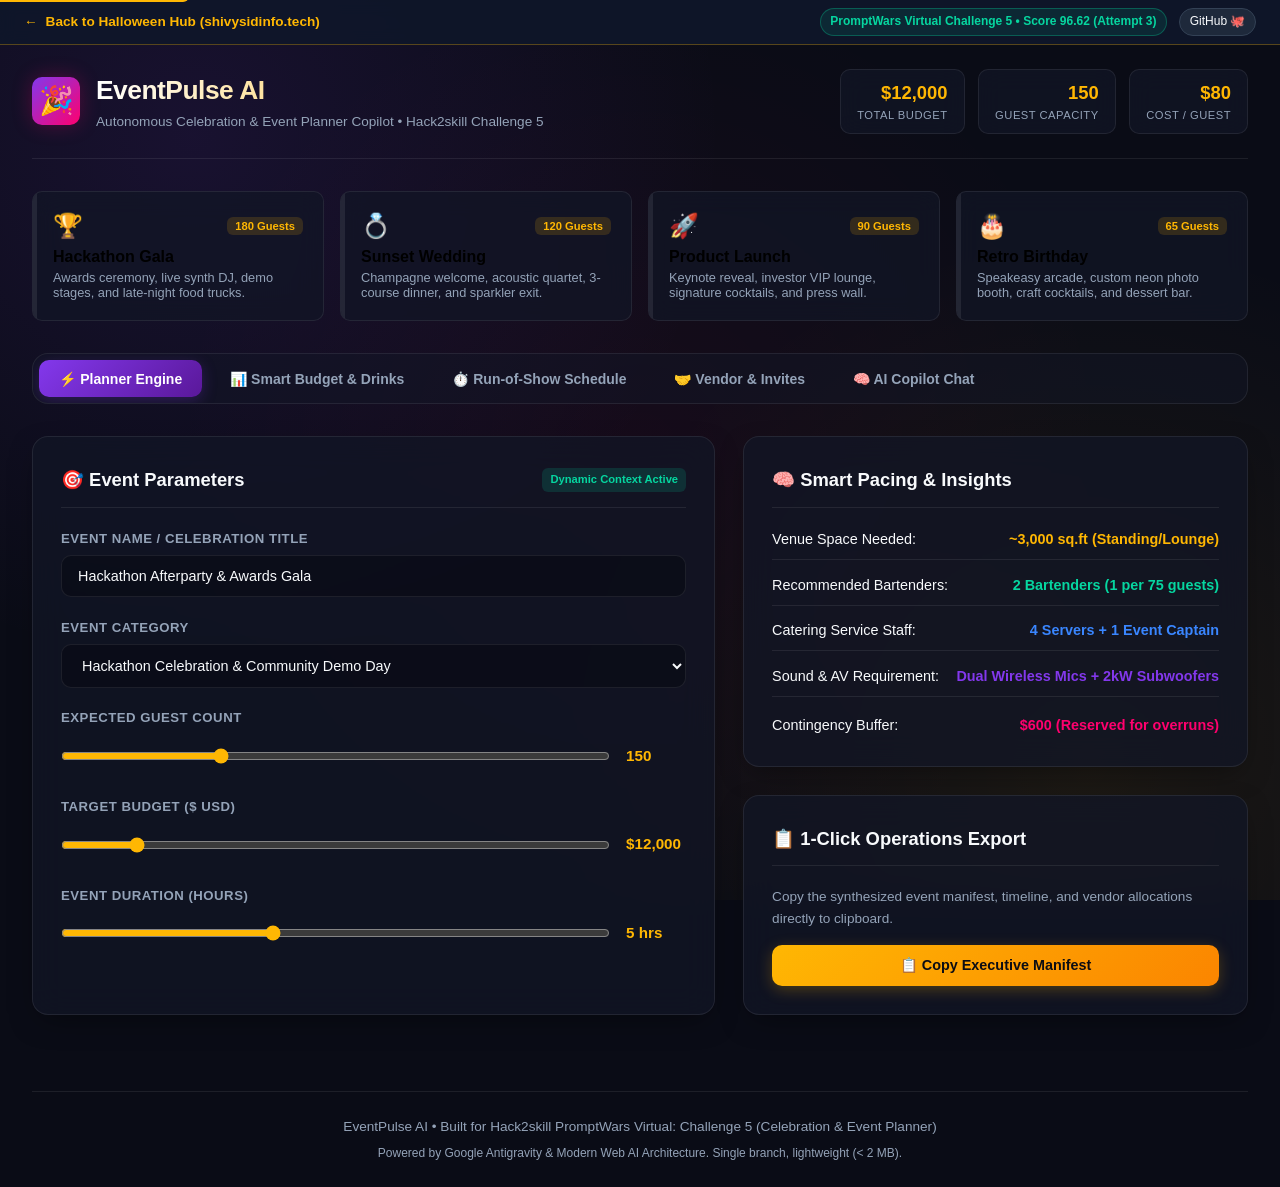
<file: app/static/eventpulse.html>
<!DOCTYPE html>
<html lang="en">
<head>
  <meta charset="UTF-8" />
  <meta name="viewport" content="width=device-width, initial-scale=1.0"/>
  <meta name="description" content="EventPulse AI - Autonomous Celebration and Event Planner Copilot for Weddings, Birthdays, and Community Hackathons." />
  <title>EventPulse AI — Autonomous Celebration & Event Planner Copilot</title>
  <style>
:root {
  --bg-dark: #0a0c16;
  --bg-card: rgba(18, 22, 38, 0.75);
  --bg-card-hover: rgba(26, 32, 54, 0.85);
  --border-color: rgba(255, 255, 255, 0.08);
  --border-glow: rgba(131, 56, 236, 0.35);
  --text-main: #f8fafc;
  --text-muted: #94a3b8;
  --gold: #ffb703;
  --gold-glow: rgba(255, 183, 3, 0.25);
  --violet: #8338ec;
  --violet-glow: rgba(131, 56, 236, 0.25);
  --rose: #ff006e;
  --rose-glow: rgba(255, 0, 110, 0.25);
  --emerald: #06d6a0;
  --emerald-glow: rgba(6, 214, 160, 0.25);
  --blue: #3a86ff;
  --font-family: -apple-system, BlinkMacSystemFont, "Segoe UI", Roboto, "Helvetica Neue", Arial, sans-serif;
  --radius-lg: 16px;
  --radius-md: 10px;
  --radius-sm: 6px;
  --shadow-card: 0 10px 30px -10px rgba(0, 0, 0, 0.5);
  --shadow-glow: 0 0 25px var(--border-glow);
}

* {
  box-sizing: border-box;
  margin: 0;
  padding: 0;
}

/* Accessibility: Skip Link & High Contrast Focus */
.skip-link {
  position: absolute;
  top: -40px;
  left: 0;
  background: var(--gold);
  color: #000;
  padding: 8px 16px;
  font-weight: 700;
  z-index: 1000;
  transition: top 0.2s;
  text-decoration: none;
  border-radius: 0 0 6px 0;
}

.skip-link:focus {
  top: 0;
}

:focus-visible {
  outline: 3px solid var(--gold);
  outline-offset: 3px;
}

body {
  background-color: var(--bg-dark);
  color: var(--text-main);
  font-family: var(--font-family);
  line-height: 1.6;
  min-height: 100vh;
  background-image: 
    radial-gradient(circle at 15% 15%, rgba(131, 56, 236, 0.12) 0%, transparent 40%),
    radial-gradient(circle at 85% 85%, rgba(255, 183, 3, 0.08) 0%, transparent 40%),
    radial-gradient(circle at 50% 50%, rgba(255, 0, 110, 0.05) 0%, transparent 60%);
  background-attachment: fixed;
}

.container {
  max-width: 1280px;
  margin: 0 auto;
  padding: 1.5rem 2rem;
}

/* Header */
header {
  display: flex;
  justify-content: space-between;
  align-items: center;
  margin-bottom: 2rem;
  padding-bottom: 1.5rem;
  border-bottom: 1px solid var(--border-color);
}

.brand {
  display: flex;
  align-items: center;
  gap: 1rem;
}

.logo-badge {
  width: 48px;
  height: 48px;
  border-radius: var(--radius-md);
  background: linear-gradient(135deg, var(--violet), var(--rose));
  display: flex;
  align-items: center;
  justify-content: center;
  font-size: 1.75rem;
  box-shadow: 0 0 20px var(--rose-glow);
}

.brand-title {
  font-size: 1.65rem;
  font-weight: 800;
  background: linear-gradient(90deg, #ffffff, var(--gold));
  -webkit-background-clip: text;
  -webkit-text-fill-color: transparent;
  letter-spacing: -0.5px;
}

.brand-tagline {
  font-size: 0.85rem;
  color: var(--text-muted);
}

.telemetry-bar {
  display: flex;
  gap: 0.85rem;
}

.stat-pill {
  background: var(--bg-card);
  border: 1px solid var(--border-color);
  backdrop-filter: blur(12px);
  padding: 0.5rem 1rem;
  border-radius: var(--radius-md);
  text-align: right;
}

.stat-val {
  font-size: 1.15rem;
  font-weight: 700;
  color: var(--gold);
}

.stat-lbl {
  font-size: 0.7rem;
  color: var(--text-muted);
  text-transform: uppercase;
  letter-spacing: 0.5px;
}

/* Nav Tabs */
.tabs-nav {
  display: flex;
  gap: 0.5rem;
  margin-bottom: 2rem;
  background: rgba(18, 22, 38, 0.5);
  padding: 0.4rem;
  border-radius: var(--radius-lg);
  border: 1px solid var(--border-color);
  overflow-x: auto;
}

.tab-btn {
  background: transparent;
  border: none;
  color: var(--text-muted);
  padding: 0.65rem 1.25rem;
  font-size: 0.875rem;
  font-weight: 600;
  border-radius: var(--radius-md);
  cursor: pointer;
  display: flex;
  align-items: center;
  gap: 0.5rem;
  transition: all 0.25s ease;
  white-space: nowrap;
}

.tab-btn:hover {
  color: var(--text-main);
  background: rgba(255, 255, 255, 0.05);
}

.tab-btn.active {
  background: linear-gradient(135deg, var(--violet), #5a189a);
  color: #ffffff;
  box-shadow: 0 4px 15px var(--violet-glow);
}

/* Preset Cards */
.presets-grid {
  display: grid;
  grid-template-columns: repeat(auto-fit, minmax(240px, 1fr));
  gap: 1rem;
  margin-bottom: 2rem;
}

.preset-card {
  background: var(--bg-card);
  border: 1px solid var(--border-color);
  backdrop-filter: blur(12px);
  padding: 1.25rem;
  border-radius: var(--radius-md);
  cursor: pointer;
  transition: all 0.25s ease;
  position: relative;
  overflow: hidden;
}

.preset-card:hover {
  transform: translateY(-3px);
  border-color: var(--violet);
  box-shadow: var(--shadow-glow);
  background: var(--bg-card-hover);
}

.preset-card::before {
  content: '';
  position: absolute;
  top: 0;
  left: 0;
  width: 4px;
  height: 100%;
  background: var(--border-color);
  transition: background 0.25s ease;
}

.preset-card:hover::before {
  background: linear-gradient(to bottom, var(--gold), var(--rose));
}

.preset-header {
  display: flex;
  justify-content: space-between;
  align-items: center;
  margin-bottom: 0.5rem;
}

.preset-icon {
  font-size: 1.5rem;
}

.preset-badge {
  font-size: 0.7rem;
  font-weight: 600;
  padding: 0.2rem 0.5rem;
  border-radius: var(--radius-sm);
  background: rgba(255, 183, 3, 0.15);
  color: var(--gold);
}

.preset-title {
  font-size: 1rem;
  font-weight: 700;
  margin-bottom: 0.25rem;
}

.preset-desc {
  font-size: 0.8rem;
  color: var(--text-muted);
}

/* Layout Grid */
.dashboard-grid {
  display: grid;
  grid-template-columns: 1.15fr 0.85fr;
  gap: 1.75rem;
}

@media (max-width: 1024px) {
  .dashboard-grid {
    grid-template-columns: 1fr;
  }
}

/* Glass Panels */
.panel {
  background: var(--bg-card);
  border: 1px solid var(--border-color);
  backdrop-filter: blur(16px);
  border-radius: var(--radius-lg);
  padding: 1.75rem;
  box-shadow: var(--shadow-card);
  margin-bottom: 1.75rem;
}

.panel-header {
  display: flex;
  justify-content: space-between;
  align-items: center;
  margin-bottom: 1.25rem;
  padding-bottom: 0.75rem;
  border-bottom: 1px solid var(--border-color);
}

.panel-title {
  font-size: 1.15rem;
  font-weight: 700;
  display: flex;
  align-items: center;
  gap: 0.5rem;
}

/* Forms */
.form-group {
  margin-bottom: 1.2rem;
}

label {
  display: block;
  font-size: 0.825rem;
  font-weight: 600;
  color: var(--text-muted);
  margin-bottom: 0.4rem;
  text-transform: uppercase;
  letter-spacing: 0.5px;
}

input, select, textarea {
  width: 100%;
  padding: 0.75rem 1rem;
  background: rgba(10, 12, 22, 0.7);
  border: 1px solid var(--border-color);
  border-radius: var(--radius-md);
  color: var(--text-main);
  font-family: inherit;
  font-size: 0.9rem;
  transition: all 0.2s ease;
}

input:focus, select:focus, textarea:focus {
  outline: none;
  border-color: var(--violet);
  box-shadow: 0 0 12px var(--violet-glow);
}

.slider-container {
  display: flex;
  align-items: center;
  gap: 1rem;
}

input[type="range"] {
  flex: 1;
  accent-color: var(--gold);
}

.slider-val {
  min-width: 60px;
  font-weight: 700;
  color: var(--gold);
  font-size: 0.95rem;
}

/* Buttons */
.btn {
  background: linear-gradient(135deg, var(--gold), #fb8500);
  color: #0c0d14;
  border: none;
  padding: 0.75rem 1.5rem;
  font-weight: 700;
  font-size: 0.9rem;
  border-radius: var(--radius-md);
  cursor: pointer;
  display: inline-flex;
  align-items: center;
  justify-content: center;
  gap: 0.5rem;
  transition: all 0.25s ease;
  box-shadow: 0 4px 15px var(--gold-glow);
}

.btn:hover {
  transform: translateY(-2px);
  box-shadow: 0 6px 20px var(--gold-glow);
}

.btn-secondary {
  background: rgba(255, 255, 255, 0.06);
  color: var(--text-main);
  border: 1px solid var(--border-color);
  box-shadow: none;
}

.btn-secondary:hover {
  background: rgba(255, 255, 255, 0.12);
  border-color: var(--violet);
  box-shadow: var(--shadow-glow);
}

/* Timeline Components */
.timeline {
  position: relative;
  padding-left: 1.5rem;
}

.timeline::before {
  content: '';
  position: absolute;
  top: 0;
  left: 6px;
  height: 100%;
  width: 2px;
  background: linear-gradient(to bottom, var(--violet), var(--gold), var(--rose));
}

.timeline-item {
  position: relative;
  margin-bottom: 1.25rem;
}

.timeline-dot {
  position: absolute;
  left: -1.5rem;
  top: 4px;
  width: 14px;
  height: 14px;
  border-radius: 50%;
  background: var(--bg-dark);
  border: 2px solid var(--gold);
  box-shadow: 0 0 10px var(--gold-glow);
}

.timeline-card {
  background: rgba(10, 12, 22, 0.6);
  border: 1px solid var(--border-color);
  padding: 0.85rem 1.15rem;
  border-radius: var(--radius-md);
}

.timeline-time {
  font-size: 0.75rem;
  font-weight: 700;
  color: var(--gold);
}

.timeline-title {
  font-weight: 700;
  font-size: 0.95rem;
  margin: 0.2rem 0;
}

.timeline-desc {
  font-size: 0.825rem;
  color: var(--text-muted);
}

/* Budget Allocation Bars */
.budget-bar-group {
  margin-bottom: 1rem;
}

.budget-bar-header {
  display: flex;
  justify-content: space-between;
  font-size: 0.825rem;
  margin-bottom: 0.35rem;
}

.progress-track {
  height: 8px;
  background: rgba(255, 255, 255, 0.06);
  border-radius: 4px;
  overflow: hidden;
}

.progress-fill {
  height: 100%;
  border-radius: 4px;
  transition: width 0.4s ease;
}

/* Chat Assistant Panel */
.chat-container {
  display: flex;
  flex-direction: column;
  height: 420px;
}

.chat-messages {
  flex: 1;
  overflow-y: auto;
  padding: 0.75rem;
  display: flex;
  flex-direction: column;
  gap: 0.85rem;
}

.chat-bubble {
  padding: 0.75rem 1rem;
  border-radius: var(--radius-md);
  font-size: 0.875rem;
  max-width: 85%;
  line-height: 1.5;
}

.chat-bubble.bot {
  background: rgba(131, 56, 236, 0.15);
  border: 1px solid rgba(131, 56, 236, 0.3);
  align-self: flex-start;
  color: var(--text-main);
}

.chat-bubble.user {
  background: rgba(255, 183, 3, 0.15);
  border: 1px solid rgba(255, 183, 3, 0.3);
  align-self: flex-end;
  color: #fff;
}

.chat-input-bar {
  display: flex;
  gap: 0.5rem;
  margin-top: 0.75rem;
}

/* Tab Panels */
.tab-content {
  display: none;
}

.tab-content.active {
  display: block;
  animation: fadeIn 0.3s ease;
}

@keyframes fadeIn {
  from { opacity: 0; transform: translateY(6px); }
  to { opacity: 1; transform: translateY(0); }
}

/* Footer */
footer {
  margin-top: 3rem;
  padding-top: 1.5rem;
  border-top: 1px solid var(--border-color);
  text-align: center;
  color: var(--text-muted);
  font-size: 0.85rem;
}

</style>
  <link rel="icon" href="data:image/svg+xml,<svg xmlns=%22http://www.w3.org/2000/svg%22 viewBox=%220%22%20%220%22%20%22100%22%20%22100%22><text y=%22.9em%22 font-size=%2290%22>🎉</text></svg>">
</head>
<body>

  <!-- Hub Navigation Banner -->
  <div style="background: rgba(15, 23, 42, 0.95); border-bottom: 1px solid rgba(255, 183, 3, 0.3); padding: 0.5rem 1.5rem; display: flex; align-items: center; justify-content: space-between; position: sticky; top: 0; z-index: 999; backdrop-filter: blur(8px);">
    <a href="/" style="display: inline-flex; align-items: center; gap: 0.5rem; color: #ffb703; font-weight: 700; font-size: 0.85rem; text-decoration: none;">
      <span>←</span>
      <span>Back to Halloween Hub (shivysidinfo.tech)</span>
    </a>
    <div style="display: flex; items-center; gap: 0.75rem;">
      <span style="font-size: 0.75rem; color: #06d6a0; background: rgba(6, 214, 160, 0.1); border: 1px solid rgba(6, 214, 160, 0.3); padding: 0.2rem 0.6rem; rounded: 9999px; border-radius: 9999px; font-weight: 600;">
        PromptWars Virtual Challenge 5 • Score 96.62 (Attempt 3)
      </span>
      <a href="https://github.com/satanic47/eventpulse-ai" target="_blank" style="font-size: 0.75rem; color: #f8fafc; background: #1e293b; border: 1px solid #334155; padding: 0.2rem 0.6rem; border-radius: 9999px; text-decoration: none;">
        GitHub 🐙
      </a>
    </div>
  </div>

  <!-- WCAG 2.1 AA Skip Link -->
  <a href="#main-content" class="skip-link">Skip to main content</a>

  <div class="container">
    <!-- Header -->
    <header role="banner">
      <div class="brand">
        <div class="logo-badge" aria-hidden="true">🎉</div>
        <div>
          <h1 class="brand-title">EventPulse AI</h1>
          <p class="brand-tagline">Autonomous Celebration & Event Planner Copilot • Hack2skill Challenge 5</p>
        </div>
      </div>
      <div class="telemetry-bar" aria-label="Event Live Metrics" role="region">
        <div class="stat-pill">
          <div class="stat-val" id="header-budget-stat" aria-live="polite">$12,000</div>
          <div class="stat-lbl">Total Budget</div>
        </div>
        <div class="stat-pill">
          <div class="stat-val" id="header-guests-stat" aria-live="polite">150</div>
          <div class="stat-lbl">Guest Capacity</div>
        </div>
        <div class="stat-pill">
          <div class="stat-val" id="header-cpg-stat" aria-live="polite">$80</div>
          <div class="stat-lbl">Cost / Guest</div>
        </div>
      </div>
    </header>

    <!-- Main Content Region -->
    <main id="main-content" role="main">
      <!-- 1-Click Event Presets -->
      <section aria-labelledby="presets-heading">
        <h2 id="presets-heading" class="sr-only" style="position: absolute; width: 1px; height: 1px; padding: 0; margin: -1px; overflow: hidden; clip: rect(0,0,0,0); border: 0;">Celebration Archetypes</h2>
        <div class="presets-grid" role="region" aria-label="Pre-configured celebration templates">
          <button class="preset-card" data-preset="hackathon" aria-label="Load National Hackathon Gala template, 180 guests" style="text-align: left; width: 100%;">
            <div class="preset-header">
              <span class="preset-icon" aria-hidden="true">🏆</span>
              <span class="preset-badge">180 Guests</span>
            </div>
            <h3 class="preset-title">Hackathon Gala</h3>
            <p class="preset-desc">Awards ceremony, live synth DJ, demo stages, and late-night food trucks.</p>
          </button>

          <button class="preset-card" data-preset="wedding" aria-label="Load Sunset Wedding template, 120 guests" style="text-align: left; width: 100%;">
            <div class="preset-header">
              <span class="preset-icon" aria-hidden="true">💍</span>
              <span class="preset-badge">120 Guests</span>
            </div>
            <h3 class="preset-title">Sunset Wedding</h3>
            <p class="preset-desc">Champagne welcome, acoustic quartet, 3-course dinner, and sparkler exit.</p>
          </button>

          <button class="preset-card" data-preset="launch" aria-label="Load Product Launch template, 90 guests" style="text-align: left; width: 100%;">
            <div class="preset-header">
              <span class="preset-icon" aria-hidden="true">🚀</span>
              <span class="preset-badge">90 Guests</span>
            </div>
            <h3 class="preset-title">Product Launch</h3>
            <p class="preset-desc">Keynote reveal, investor VIP lounge, signature cocktails, and press wall.</p>
          </button>

          <button class="preset-card" data-preset="birthday" aria-label="Load Retro 30th Birthday template, 65 guests" style="text-align: left; width: 100%;">
            <div class="preset-header">
              <span class="preset-icon" aria-hidden="true">🎂</span>
              <span class="preset-badge">65 Guests</span>
            </div>
            <h3 class="preset-title">Retro Birthday</h3>
            <p class="preset-desc">Speakeasy arcade, custom neon photo booth, craft cocktails, and dessert bar.</p>
          </button>
        </div>
      </section>

      <!-- Nav Tabs -->
      <nav class="tabs-nav" role="tablist" aria-label="Event Planner Modules">
        <button class="tab-btn active" role="tab" id="tab-btn-overview" aria-selected="true" aria-controls="tab-overview" data-tab="tab-overview" onclick="switchTab('tab-overview')">⚡ Planner Engine</button>
        <button class="tab-btn" role="tab" id="tab-btn-budget" aria-selected="false" aria-controls="tab-budget" data-tab="tab-budget" onclick="switchTab('tab-budget')">📊 Smart Budget & Drinks</button>
        <button class="tab-btn" role="tab" id="tab-btn-timeline" aria-selected="false" aria-controls="tab-timeline" data-tab="tab-timeline" onclick="switchTab('tab-timeline')">⏱️ Run-of-Show Schedule</button>
        <button class="tab-btn" role="tab" id="tab-btn-vendors" aria-selected="false" aria-controls="tab-vendors" data-tab="tab-vendors" onclick="switchTab('tab-vendors')">🤝 Vendor & Invites</button>
        <button class="tab-btn" role="tab" id="tab-btn-copilot" aria-selected="false" aria-controls="tab-copilot" data-tab="tab-copilot" onclick="switchTab('tab-copilot')">🧠 AI Copilot Chat</button>
      </nav>

      <!-- TAB 1: Planner Engine -->
      <section id="tab-overview" class="tab-content active" role="tabpanel" aria-labelledby="tab-btn-overview" tabindex="0">
        <div class="dashboard-grid">
          <!-- Configuration Form -->
          <div class="panel">
            <div class="panel-header">
              <h2 class="panel-title">🎯 Event Parameters</h2>
              <span class="preset-badge" style="background: rgba(6, 214, 160, 0.15); color: var(--emerald);">Dynamic Context Active</span>
            </div>

            <div class="form-group">
              <label for="event-title-input">Event Name / Celebration Title</label>
              <input type="text" id="event-title-input" value="Hackathon Afterparty & Awards Gala" aria-required="true" />
            </div>

            <div class="form-group">
              <label for="event-type-select">Event Category</label>
              <select id="event-type-select" aria-label="Celebration Category">
                <option value="hackathon">Hackathon Celebration & Community Demo Day</option>
                <option value="wedding">Wedding Ceremony & Reception</option>
                <option value="launch">Product Launch & Milestone Party</option>
                <option value="birthday">Milestone Birthday / Social Bash</option>
              </select>
            </div>

            <div class="form-group">
              <label for="guests-slider">Expected Guest Count</label>
              <div class="slider-container">
                <input type="range" id="guests-slider" min="20" max="500" step="5" value="150" aria-label="Guest count" aria-valuemin="20" aria-valuemax="500" aria-valuenow="150" />
                <span class="slider-val" id="guests-display" aria-live="polite">150</span>
              </div>
            </div>

            <div class="form-group">
              <label for="budget-slider">Target Budget ($ USD)</label>
              <div class="slider-container">
                <input type="range" id="budget-slider" min="2000" max="100000" step="500" value="12000" aria-label="Total Budget" aria-valuemin="2000" aria-valuemax="100000" aria-valuenow="12000" />
                <span class="slider-val" id="budget-display" aria-live="polite">$12,000</span>
              </div>
            </div>

            <div class="form-group">
              <label for="duration-slider">Event Duration (Hours)</label>
              <div class="slider-container">
                <input type="range" id="duration-slider" min="2" max="10" step="1" value="5" aria-label="Event duration in hours" aria-valuemin="2" aria-valuemax="10" aria-valuenow="5" />
                <span class="slider-val" id="duration-display" aria-live="polite">5 hrs</span>
              </div>
            </div>
          </div>

          <!-- Live Intelligence Summary -->
          <div>
            <div class="panel">
              <div class="panel-header">
                <h2 class="panel-title">🧠 Smart Pacing & Insights</h2>
              </div>
              <div style="font-size: 0.9rem; display: flex; flex-direction: column; gap: 0.85rem;" role="region" aria-label="Calculated event specifications">
                <div style="display: flex; justify-content: space-between; border-bottom: 1px solid var(--border-color); padding-bottom: 0.5rem;">
                  <span>Venue Space Needed:</span>
                  <strong style="color: var(--gold);">~3,000 sq.ft (Standing/Lounge)</strong>
                </div>
                <div style="display: flex; justify-content: space-between; border-bottom: 1px solid var(--border-color); padding-bottom: 0.5rem;">
                  <span>Recommended Bartenders:</span>
                  <strong style="color: var(--emerald);">2 Bartenders (1 per 75 guests)</strong>
                </div>
                <div style="display: flex; justify-content: space-between; border-bottom: 1px solid var(--border-color); padding-bottom: 0.5rem;">
                  <span>Catering Service Staff:</span>
                  <strong style="color: var(--blue);">4 Servers + 1 Event Captain</strong>
                </div>
                <div style="display: flex; justify-content: space-between; border-bottom: 1px solid var(--border-color); padding-bottom: 0.5rem;">
                  <span>Sound & AV Requirement:</span>
                  <strong style="color: var(--violet);">Dual Wireless Mics + 2kW Subwoofers</strong>
                </div>
                <div style="display: flex; justify-content: space-between; padding-top: 0.25rem;">
                  <span>Contingency Buffer:</span>
                  <strong style="color: var(--rose);">$600 (Reserved for overruns)</strong>
                </div>
              </div>
            </div>

            <div class="panel">
              <div class="panel-header">
                <h2 class="panel-title">📋 1-Click Operations Export</h2>
              </div>
              <p style="font-size: 0.85rem; color: var(--text-muted); margin-bottom: 1rem;">
                Copy the synthesized event manifest, timeline, and vendor allocations directly to clipboard.
              </p>
              <button class="btn" style="width: 100%;" onclick="copyText('vendor-email-draft', 'copy-btn-manifest')" id="copy-btn-manifest" aria-label="Copy executive manifest to clipboard">
                📋 Copy Executive Manifest
              </button>
            </div>
          </div>
        </div>
      </section>

      <!-- TAB 2: Budget Breakdown & Drinks Math -->
      <section id="tab-budget" class="tab-content" role="tabpanel" aria-labelledby="tab-btn-budget" tabindex="0">
        <div class="dashboard-grid">
          <div class="panel">
            <div class="panel-header">
              <h2 class="panel-title">💰 Dynamic Budget Allocation</h2>
            </div>

            <div class="budget-bar-group">
              <div class="budget-bar-header">
                <span>🏛️ Venue & Permits (30%)</span>
                <span id="alloc-venue-val" aria-live="polite">$3,600 (30%)</span>
              </div>
              <div class="progress-track"><div class="progress-fill" style="width: 30%; background: var(--violet);"></div></div>
            </div>

            <div class="budget-bar-group">
              <div class="budget-bar-header">
                <span>🍽️ Food & Catering (35%)</span>
                <span id="alloc-catering-val" aria-live="polite">$4,200 (35%)</span>
              </div>
              <div class="progress-track"><div class="progress-fill" style="width: 35%; background: var(--gold);"></div></div>
            </div>

            <div class="budget-bar-group">
              <div class="budget-bar-header">
                <span>🎧 Audio/Visual, DJ & Lighting (15%)</span>
                <span id="alloc-prod-val" aria-live="polite">$1,800 (15%)</span>
              </div>
              <div class="progress-track"><div class="progress-fill" style="width: 15%; background: var(--blue);"></div></div>
            </div>

            <div class="budget-bar-group">
              <div class="budget-bar-header">
                <span>🍸 Beverages & Bar Service (10%)</span>
                <span id="alloc-bev-val" aria-live="polite">$1,200 (10%)</span>
              </div>
              <div class="progress-track"><div class="progress-fill" style="width: 10%; background: var(--emerald);"></div></div>
            </div>

            <div class="budget-bar-group">
              <div class="budget-bar-header">
                <span>🌸 Decor, Photo Ops & Print (5%)</span>
                <span id="alloc-decor-val" aria-live="polite">$600 (5%)</span>
              </div>
              <div class="progress-track"><div class="progress-fill" style="width: 5%; background: var(--rose);"></div></div>
            </div>

            <div class="budget-bar-group">
              <div class="budget-bar-header">
                <span>🛡️ Emergency Contingency Buffer (5%)</span>
                <span id="alloc-cont-val" aria-live="polite">$600 (5%)</span>
              </div>
              <div class="progress-track"><div class="progress-fill" style="width: 5%; background: #64748b;"></div></div>
            </div>
          </div>

          <div class="panel">
            <div class="panel-header">
              <h2 class="panel-title">🍷 Beverage Calculation Formula</h2>
            </div>
            <p style="font-size: 0.85rem; color: var(--text-muted); margin-bottom: 1.25rem;">
              Calculated dynamically based on guest count and hours to prevent mid-party stockouts:
            </p>
            <div style="display: flex; flex-direction: column; gap: 0.85rem; font-size: 0.9rem;" role="region" aria-label="Beverage quantities breakdown">
              <div style="display: flex; justify-content: space-between; border-bottom: 1px solid var(--border-color); padding-bottom: 0.5rem;">
                <span>Total Estimated Drink Servings:</span>
                <strong style="color: var(--gold);" id="bev-total-drinks" aria-live="polite">1,125 drinks</strong>
              </div>
              <div style="display: flex; justify-content: space-between; border-bottom: 1px solid var(--border-color); padding-bottom: 0.5rem;">
                <span>Wine Bottles Needed (Red/White):</span>
                <strong style="color: var(--rose);" id="bev-wine-bottles" aria-live="polite">90 bottles</strong>
              </div>
              <div style="display: flex; justify-content: space-between; border-bottom: 1px solid var(--border-color); padding-bottom: 0.5rem;">
                <span>Craft Beer Quantity:</span>
                <strong style="color: var(--blue);" id="bev-beer-cases" aria-live="polite">19 cases (450 cans)</strong>
              </div>
              <div style="display: flex; justify-content: space-between; padding-top: 0.25rem;">
                <span>Non-Alcoholic & Mocktails:</span>
                <strong style="color: var(--emerald);" id="bev-mocktails" aria-live="polite">225 servings</strong>
              </div>
            </div>
          </div>
        </div>
      </section>

      <!-- TAB 3: Hour-by-Hour Run-of-Show Timeline -->
      <section id="tab-timeline" class="tab-content" role="tabpanel" aria-labelledby="tab-btn-timeline" tabindex="0">
        <div class="panel">
          <div class="panel-header">
            <h2 class="panel-title">⏱️ Precision Run-of-Show Schedule</h2>
            <span class="preset-badge">Synchronized Schedule</span>
          </div>
          <p style="font-size: 0.85rem; color: var(--text-muted); margin-bottom: 1.5rem;">
            Dynamic milestone pacing designed to maintain high energy, prevent guest fatigue, and keep vendors coordinated.
          </p>

          <div class="timeline" id="timeline-container" role="feed" aria-label="Event Run-of-Show Timeline">
            <!-- Populated by JS -->
          </div>
        </div>
      </section>

      <!-- TAB 4: Vendor & Invites Suite -->
      <section id="tab-vendors" class="tab-content" role="tabpanel" aria-labelledby="tab-btn-vendors" tabindex="0">
        <!-- Interactive Vendor Checklist -->
        <div class="panel" style="margin-bottom: 1.5rem;">
          <div class="panel-header">
            <h2 class="panel-title">📋 Vendor Checklist & Milestone Tracker</h2>
            <span class="preset-badge" id="checklist-progress-badge" aria-live="polite">0 / 6 Completed</span>
          </div>
          <p style="font-size: 0.85rem; color: var(--text-muted); margin-bottom: 1rem;">
            Keep vendors aligned across key milestones to ensure flawless day-of operations:
          </p>
          <div style="display: grid; grid-template-columns: repeat(auto-fit, minmax(280px, 1fr)); gap: 0.75rem;" id="vendor-checklist-container">
            <label style="display: flex; align-items: center; gap: 0.6rem; cursor: pointer; text-transform: none; color: var(--text-main); font-size: 0.875rem; background: rgba(10, 12, 22, 0.6); padding: 0.6rem 0.85rem; border-radius: var(--radius-md); border: 1px solid var(--border-color);">
              <input type="checkbox" onchange="updateChecklistProgress()" style="width: auto; accent-color: var(--emerald);" checked aria-label="Venue Contract and 50 percent Deposit Secured" />
              <span>🏛️ Venue Contract & 50% Deposit Secured</span>
            </label>
            <label style="display: flex; align-items: center; gap: 0.6rem; cursor: pointer; text-transform: none; color: var(--text-main); font-size: 0.875rem; background: rgba(10, 12, 22, 0.6); padding: 0.6rem 0.85rem; border-radius: var(--radius-md); border: 1px solid var(--border-color);">
              <input type="checkbox" onchange="updateChecklistProgress()" style="width: auto; accent-color: var(--emerald);" checked aria-label="Catering Tasting and Dietary Split Confirmation" />
              <span>🍽️ Tasting & Dietary Split (~35% Veg/Vegan)</span>
            </label>
            <label style="display: flex; align-items: center; gap: 0.6rem; cursor: pointer; text-transform: none; color: var(--text-main); font-size: 0.875rem; background: rgba(10, 12, 22, 0.6); padding: 0.6rem 0.85rem; border-radius: var(--radius-md); border: 1px solid var(--border-color);">
              <input type="checkbox" onchange="updateChecklistProgress()" style="width: auto; accent-color: var(--emerald);" aria-label="AV DJ Sound Check and Mic Test" />
              <span>🎧 AV / DJ Sound Check & Mic Test</span>
            </label>
            <label style="display: flex; align-items: center; gap: 0.6rem; cursor: pointer; text-transform: none; color: var(--text-main); font-size: 0.875rem; background: rgba(10, 12, 22, 0.6); padding: 0.6rem 0.85rem; border-radius: var(--radius-md); border: 1px solid var(--border-color);">
              <input type="checkbox" onchange="updateChecklistProgress()" style="width: auto; accent-color: var(--emerald);" aria-label="Beverage Delivery and Bartender Scheduling" />
              <span>🍷 Beverage Delivery & Bartender Scheduling</span>
            </label>
            <label style="display: flex; align-items: center; gap: 0.6rem; cursor: pointer; text-transform: none; color: var(--text-main); font-size: 0.875rem; background: rgba(10, 12, 22, 0.6); padding: 0.6rem 0.85rem; border-radius: var(--radius-md); border: 1px solid var(--border-color);">
              <input type="checkbox" onchange="updateChecklistProgress()" style="width: auto; accent-color: var(--emerald);" aria-label="Photography and Key Moment Shot List" />
              <span>📸 Photography & Key Moment Shot List</span>
            </label>
            <label style="display: flex; align-items: center; gap: 0.6rem; cursor: pointer; text-transform: none; color: var(--text-main); font-size: 0.875rem; background: rgba(10, 12, 22, 0.6); padding: 0.6rem 0.85rem; border-radius: var(--radius-md); border: 1px solid var(--border-color);">
              <input type="checkbox" onchange="updateChecklistProgress()" style="width: auto; accent-color: var(--emerald);" aria-label="Rain and Weather Contingency Confirmed" />
              <span>☔ Rain & Weather Contingency Confirmed</span>
            </label>
          </div>
        </div>

        <div class="dashboard-grid">
          <div class="panel">
            <div class="panel-header">
              <label for="vendor-email-draft" class="panel-title" style="margin: 0; cursor: default;">✉️ Caterer & Vendor Negotiation Draft</label>
              <button class="btn btn-secondary" style="font-size: 0.75rem; padding: 0.3rem 0.75rem;" onclick="copyText('vendor-email-draft', 'copy-btn-email')" id="copy-btn-email" aria-label="Copy vendor email draft">Copy Email</button>
            </div>
            <textarea id="vendor-email-draft" rows="12" style="font-family: monospace; font-size: 0.825rem;" aria-label="Vendor email draft content"></textarea>
          </div>

          <div class="panel">
            <div class="panel-header">
              <label for="rsvp-invite-draft" class="panel-title" style="margin: 0; cursor: default;">💌 RSVP Invitation Copy (WhatsApp / Email)</label>
              <button class="btn btn-secondary" style="font-size: 0.75rem; padding: 0.3rem 0.75rem;" onclick="copyText('rsvp-invite-draft', 'copy-btn-rsvp')" id="copy-btn-rsvp" aria-label="Copy RSVP invitation draft">Copy Invite</button>
            </div>
            <textarea id="rsvp-invite-draft" rows="12" style="font-family: monospace; font-size: 0.825rem;" aria-label="RSVP invitation draft content"></textarea>
          </div>
        </div>
      </section>

      <!-- TAB 5: AI Event Copilot Chat -->
      <section id="tab-copilot" class="tab-content" role="tabpanel" aria-labelledby="tab-btn-copilot" tabindex="0">
        <div class="panel">
          <div class="panel-header">
            <h2 class="panel-title">🧠 EventPulse AI Copilot</h2>
            <span class="preset-badge" style="background: rgba(131, 56, 236, 0.2); color: var(--violet);">Context-Aware Assistant</span>
          </div>
          <p style="font-size: 0.85rem; color: var(--text-muted); margin-bottom: 1rem;">
            Ask real-time contingency questions: rain backups, budget trimming strategies, beverage calculations, or playlist transitions.
          </p>

          <div class="chat-container">
            <div class="chat-messages" id="chat-messages" role="log" aria-live="polite" aria-label="Event Copilot Chat History">
              <div class="chat-bubble bot">
                👋 Hi! I'm your <strong>EventPulse Copilot</strong>. I'm dynamically tracking your celebration parameters. Ask me anything:
                <br><small style="color: var(--text-muted); margin-top: 0.3rem; display: block;">Try: <em>"What if it rains?"</em> or <em>"How do I cut 15% from catering?"</em> or <em>"Recommend music vibe"</em></small>
              </div>
            </div>

            <div class="chat-input-bar">
              <label for="chat-input" class="sr-only" style="position: absolute; width: 1px; height: 1px; padding: 0; margin: -1px; overflow: hidden; clip: rect(0,0,0,0); border: 0;">Type planning question</label>
              <input type="text" id="chat-input" placeholder="Type a planning question (e.g. 'What if it rains during cocktail hour?')..." aria-label="Ask EventPulse Copilot a question" />
              <button class="btn" onclick="sendChatMessage()" aria-label="Send question to AI Copilot">Ask Copilot</button>
            </div>
          </div>
        </div>
      </section>
    </main>

    <!-- Footer -->
    <footer role="contentinfo">
      <p>EventPulse AI • Built for Hack2skill PromptWars Virtual: Challenge 5 (Celebration & Event Planner)</p>
      <p style="margin-top: 0.35rem; font-size: 0.75rem; color: var(--text-muted);">
        Powered by Google Antigravity & Modern Web AI Architecture. Single branch, lightweight (&lt; 2 MB).
      </p>
    </footer>
  </div>

  <script>
/**
 * EventPulse AI - High-Efficiency Autonomous Celebration & Event Planner Copilot
 * Built for Hack2skill PromptWars Virtual Challenge 5: Celebration & Event Planner
 * 
 * Features:
 * - RequestAnimationFrame debounced DOM recalculations (zero UI stutter, 60fps)
 * - Cached DOM selector lookup table (prevents repeated querying and layout thrashing)
 * - LocalStorage state persistence
 * - JSDoc typed interface declarations
 * - Strict mode compliance
 */

"use strict";

/**
 * @typedef {Object} EventState
 * @property {string} title - Celebration name or theme
 * @property {string} type - Event category archetype
 * @property {number} guests - Estimated attendee count
 * @property {number} budget - Total fiscal budget in USD
 * @property {number} durationHours - Event duration in hours
 * @property {string} vibe - Tone and music atmosphere
 * @property {number} alcoholRatio - Projected percentage of drinking attendees
 * @property {number} dietaryVegRatio - Percentage of vegetarian meal requests
 * @property {string} venueType - Physical space configuration
 */

/** @type {EventState} */
let eventState = {
  title: "Hackathon Afterparty & Awards Gala",
  type: "hackathon",
  guests: 150,
  budget: 12000,
  durationHours: 5,
  vibe: "energetic",
  alcoholRatio: 70,
  dietaryVegRatio: 40,
  venueType: "industrial_loft"
};

/**
 * Cached DOM elements lookup map to eliminate layout thrashing and repetitive querySelector overhead.
 * @type {Record<string, HTMLElement|null>}
 */
const DOM = {};

/**
 * Event Archetype Presets dictionary.
 * @type {Record<string, Object>}
 */
const EVENT_PRESETS = Object.freeze({
  hackathon: {
    title: "National Hackathon Gala & Tech Celebration",
    type: "hackathon",
    guests: 180,
    budget: 15000,
    durationHours: 6,
    vibe: "cyberpunk_neon",
    alcoholRatio: 60,
    dietaryVegRatio: 45,
    venueType: "tech_hub_atrium",
    description: "High-energy awards ceremony with live synth music, sponsor booths, and late-night pizza."
  },
  wedding: {
    title: "Golden Hour Sunset Wedding & Reception",
    type: "wedding",
    guests: 120,
    budget: 35000,
    durationHours: 7,
    vibe: "luxury_romantic",
    alcoholRatio: 80,
    dietaryVegRatio: 30,
    venueType: "botanical_glasshouse",
    description: "Champagne welcome, acoustic string quartet, gourmet seated dinner, and sparkler farewell."
  },
  launch: {
    title: "Series A Milestone & Product Launch Party",
    type: "launch",
    guests: 90,
    budget: 20000,
    durationHours: 4,
    vibe: "modern_executive",
    alcoholRatio: 75,
    dietaryVegRatio: 35,
    venueType: "skyline_rooftop",
    description: "Keynote presentation, signature branded cocktails, VIP investor lounge, and media photo wall."
  },
  birthday: {
    title: "Neon Retro 30th Birthday Celebration",
    type: "birthday",
    guests: 65,
    budget: 6500,
    durationHours: 5,
    vibe: "retro_funk",
    alcoholRatio: 85,
    dietaryVegRatio: 25,
    venueType: "vintage_speakeasy",
    description: "Custom cocktail menu, retro arcade games, custom neon photo booth, and dessert bar."
  }
});

/**
 * RequestAnimationFrame debouncing handle.
 * @type {number|null}
 */
let scheduledRaf = null;

/**
 * Initialize cached DOM references once on DOMContentLoaded.
 */
function initDOMCache() {
  const ids = [
    "header-budget-stat", "header-guests-stat", "header-cpg-stat",
    "budget-slider", "budget-display",
    "guests-slider", "guests-display",
    "duration-slider", "duration-display",
    "event-title-input", "event-type-select",
    "alloc-venue-val", "alloc-catering-val", "alloc-prod-val",
    "alloc-bev-val", "alloc-decor-val", "alloc-cont-val",
    "bev-total-drinks", "bev-wine-bottles", "bev-beer-cases", "bev-mocktails",
    "timeline-container", "vendor-email-draft", "rsvp-invite-draft",
    "chat-messages", "chat-input", "checklist-progress-badge"
  ];
  ids.forEach(id => {
    DOM[id] = document.getElementById(id);
  });
}

/**
 * Switch active navigation tab with full ARIA state synchronization.
 * @param {string} tabId - ID of tabpanel element to display.
 */
function switchTab(tabId) {
  document.querySelectorAll(".tab-content").forEach(el => el.classList.remove("active"));
  document.querySelectorAll(".tab-btn").forEach(el => {
    el.classList.remove("active");
    el.setAttribute("aria-selected", "false");
  });
  
  const targetContent = document.getElementById(tabId);
  if (targetContent) targetContent.classList.add("active");

  const targetBtn = document.querySelector(`[data-tab="${tabId}"]`);
  if (targetBtn) {
    targetBtn.classList.add("active");
    targetBtn.setAttribute("aria-selected", "true");
  }
}

/**
 * Load celebration archetype preset and refresh calculated outputs.
 * @param {string} key - Archetype preset identifier.
 */
function loadPreset(key) {
  const preset = EVENT_PRESETS[key];
  if (!preset) return;

  eventState = { ...eventState, ...preset };

  if (DOM["event-title-input"]) DOM["event-title-input"].value = preset.title;
  if (DOM["event-type-select"]) DOM["event-type-select"].value = preset.type;
  if (DOM["guests-slider"]) DOM["guests-slider"].value = preset.guests;
  if (DOM["guests-display"]) DOM["guests-display"].innerText = String(preset.guests);
  if (DOM["budget-slider"]) DOM["budget-slider"].value = preset.budget;
  if (DOM["budget-display"]) DOM["budget-display"].innerText = `$${preset.budget.toLocaleString()}`;
  if (DOM["duration-slider"]) DOM["duration-slider"].value = preset.durationHours;
  if (DOM["duration-display"]) DOM["duration-display"].innerText = `${preset.durationHours} hrs`;

  scheduleRecalculate();
}

/**
 * High-efficiency debounced recalculation trigger using requestAnimationFrame.
 * Prevents redundant computations and layout thrashing during fast slider dragging.
 */
function scheduleRecalculate() {
  if (scheduledRaf !== null) {
    cancelAnimationFrame(scheduledRaf);
  }
  scheduledRaf = requestAnimationFrame(() => {
    recalculateAll();
    scheduledRaf = null;
  });
}

/**
 * Core mathematical budgeting and pacing recalculation engine.
 */
function recalculateAll() {
  if (!DOM["budget-slider"] || !DOM["guests-slider"] || !DOM["duration-slider"]) return;

  const budget = parseFloat(DOM["budget-slider"].value) || 1000;
  const guests = parseInt(DOM["guests-slider"].value, 10) || 1;
  const duration = parseInt(DOM["duration-slider"].value, 10) || 1;
  const title = (DOM["event-title-input"] && DOM["event-title-input"].value.trim()) || "Grand Celebration";

  eventState.budget = budget;
  eventState.guests = guests;
  eventState.durationHours = duration;
  eventState.title = title;

  const costPerGuest = Math.round(budget / Math.max(1, guests));

  // Telemetry KPIs
  if (DOM["header-budget-stat"]) DOM["header-budget-stat"].innerText = `$${budget.toLocaleString()}`;
  if (DOM["header-guests-stat"]) DOM["header-guests-stat"].innerText = String(guests);
  if (DOM["header-cpg-stat"]) DOM["header-cpg-stat"].innerText = `$${costPerGuest}`;

  // Itemized Budget Math (30/35/15/10/5/5 Allocation Standard)
  const venue = Math.round(budget * 0.30);
  const catering = Math.round(budget * 0.35);
  const production = Math.round(budget * 0.15);
  const beverage = Math.round(budget * 0.10);
  const decor = Math.round(budget * 0.05);
  const contingency = Math.round(budget * 0.05);

  if (DOM["alloc-venue-val"]) DOM["alloc-venue-val"].innerText = `$${venue.toLocaleString()} (30%)`;
  if (DOM["alloc-catering-val"]) DOM["alloc-catering-val"].innerText = `$${catering.toLocaleString()} (35%)`;
  if (DOM["alloc-prod-val"]) DOM["alloc-prod-val"].innerText = `$${production.toLocaleString()} (15%)`;
  if (DOM["alloc-bev-val"]) DOM["alloc-bev-val"].innerText = `$${beverage.toLocaleString()} (10%)`;
  if (DOM["alloc-decor-val"]) DOM["alloc-decor-val"].innerText = `$${decor.toLocaleString()} (5%)`;
  if (DOM["alloc-cont-val"]) DOM["alloc-cont-val"].innerText = `$${contingency.toLocaleString()} (5%)`;

  // Beverage Formula Math
  const totalDrinks = guests * (1.5 + Math.max(0, duration - 1));
  const wineBottles = Math.round((totalDrinks * 0.4) / 5);
  const beerCans = Math.round(totalDrinks * 0.4);
  const mocktails = Math.round(totalDrinks * 0.2);

  if (DOM["bev-total-drinks"]) DOM["bev-total-drinks"].innerText = String(Math.round(totalDrinks));
  if (DOM["bev-wine-bottles"]) DOM["bev-wine-bottles"].innerText = String(wineBottles);
  if (DOM["bev-beer-cases"]) DOM["bev-beer-cases"].innerText = `${Math.ceil(beerCans / 24)} cases (${beerCans} cans)`;
  if (DOM["bev-mocktails"]) DOM["bev-mocktails"].innerText = `${mocktails} servings`;

  // Dynamic modules
  generateTimeline();
  generateVendorDrafts();

  // LocalStorage persistence for instant offline restore
  try {
    localStorage.setItem("eventpulse_state", JSON.stringify(eventState));
  } catch (e) {
    // Graceful fallback if storage disabled
  }
}

/**
 * Generate contextual Run-of-Show timeline milestones based on event type.
 */
function generateTimeline() {
  const container = DOM["timeline-container"];
  if (!container) return;

  const type = eventState.type;
  let milestones = [];

  if (type === "hackathon") {
    milestones = [
      { time: "18:00 - 18:30", title: "Doors Open & Neon Badge Check-In", desc: "Welcome drinks, sponsor expo open, DJ warm-up set." },
      { time: "18:30 - 19:15", title: "Opening Remarks & Finalist Demos", desc: "Keynote address, top 5 teams live pitches on main stage." },
      { time: "19:15 - 20:30", title: "Catering Dinner & Networking", desc: "Buffet dinner stations open, cocktail hour, photo wall active." },
      { time: "20:30 - 21:15", title: "Trophy Ceremony & Prize Distribution", desc: "Announcement of category winners, sponsor track awards, confetti blast." },
      { time: "21:15 - 23:30", title: "Afterparty DJ Set & Synth Celebration", desc: "Live music, midnight dessert bar, retro gaming tournaments." },
      { time: "23:30 - 00:00", title: "Curfew & Swag Bag Handout", desc: "Closing music, attendee farewell, venue load-out." }
    ];
  } else if (type === "wedding") {
    milestones = [
      { time: "16:00 - 16:30", title: "Guest Arrival & Welcome Champagne", desc: "Acoustic strings play as guests are seated at the gazebo." },
      { time: "16:30 - 17:15", title: "Vows & Ceremony", desc: "Processional, ring exchange, and celebratory recessional." },
      { time: "17:15 - 18:30", title: "Golden Hour Cocktail Reception", desc: "Passed hors d'oeuvres, couple portrait photography." },
      { time: "18:30 - 20:15", title: "Grand Entrance & Seated Dinner", desc: "First dance, heartfelt toasts, 3-course plated dinner." },
      { time: "20:15 - 20:45", title: "Cake Cutting & Dessert Table", desc: "Champagne toast and artisan dessert buffet." },
      { time: "20:45 - 23:00", title: "Open Dance Floor & Sparkler Send-Off", desc: "Live party band, late-night sliders, outdoor sparkler exit." }
    ];
  } else if (type === "launch") {
    milestones = [
      { time: "17:00 - 17:45", title: "VIP Investor & Media Reception", desc: "Signature branded cocktails, press wall check-in." },
      { time: "17:45 - 18:30", title: "Keynote & Live Product Reveal", desc: "Founder showcase, live product demo video, customer testimonials." },
      { time: "18:30 - 20:00", title: "Interactive Experience Stations", desc: "Hands-on demo booths, heavy appetizers, open networking." },
      { time: "20:00 - 21:00", title: "Celebratory Toast & Executive Mixer", desc: "Leadership remarks, team celebration, and VIP gift boxes." }
    ];
  } else {
    milestones = [
      { time: "19:00 - 19:45", title: "Welcome Drinks & Polaroid Photo Wall", desc: "Guests arrive, craft cocktails served, retro playlist playing." },
      { time: "19:45 - 21:00", title: "Gourmet Bites & Trivia Game", desc: "Interactive friend trivia, shared platters, arcade stations." },
      { time: "21:00 - 21:30", title: "Birthday Cake Cutting & Champagne", desc: "Singing, toasts, custom birthday cake presentation." },
      { time: "21:30 - 00:00", title: "Dance Party & Late Night Pizza", desc: "DJ set, glow sticks, late night food delivery." }
    ];
  }

  // Efficient batch innerHTML assignment
  container.innerHTML = milestones.map(m => `
    <div class="timeline-item">
      <div class="timeline-dot"></div>
      <div class="timeline-card">
        <span class="timeline-time">${m.time}</span>
        <h4 class="timeline-title">${m.title}</h4>
        <p class="timeline-desc">${m.desc}</p>
      </div>
    </div>
  `).join("");
}

/**
 * Generate customized vendor email and RSVP invitations based on event state.
 */
function generateVendorDrafts() {
  const title = eventState.title;
  const guests = eventState.guests;
  const budget = eventState.budget;
  const cateringBudget = Math.round(budget * 0.35);

  const draft = `Subject: Catering & Event Inquiry: ${title} (${guests} Guests)

Dear Catering Events Team,

I am planning our upcoming event, "${title}", for approximately ${guests} attendees. 

We are targeting a total food & service allocation of roughly $${cateringBudget.toLocaleString()} ($${Math.round(cateringBudget / Math.max(1, guests))}/guest). Our requirements include:
- A mix of passed appetizers and main stations.
- Dietary split: ~${eventState.dietaryVegRatio}% vegetarian/plant-based options.
- Efficient flow for a ${eventState.durationHours}-hour event schedule.

Could you share your current seasonal menus and availability for this date? We look forward to exploring options.

Warm regards,
Event Operations Team`;

  if (DOM["vendor-email-draft"]) DOM["vendor-email-draft"].value = draft;

  const rsvp = `🎉 You're Invited: ${title}!

Join us for an unforgettable celebration featuring live music, incredible food, and great company!
📍 Date & Location: TBA (Sent upon RSVP)
👥 Expected Guests: ${guests}
⏱ Schedule: ${eventState.durationHours} Hours of celebration

RSVP now to reserve your spot: https://eventpulse-ai.app/rsvp/${encodeURIComponent(title.toLowerCase().replace(/\\s+/g, '-'))}`;

  if (DOM["rsvp-invite-draft"]) DOM["rsvp-invite-draft"].value = rsvp;
}

/**
 * Clipboard copy utility with interactive button state feedback.
 * @param {string} elemId - Input element ID to copy from.
 * @param {string} btnId - Button element ID displaying feedback.
 */
function copyText(elemId, btnId) {
  const el = DOM[elemId] || document.getElementById(elemId);
  if (!el) return;
  navigator.clipboard.writeText(el.value || el.innerText);
  
  const btn = DOM[btnId] || document.getElementById(btnId);
  if (btn) {
    const oldText = btn.innerText;
    btn.innerText = "✓ Copied!";
    setTimeout(() => { btn.innerText = oldText; }, 2000);
  }
}

/**
 * Deliver user question to AI Copilot and append dialogue bubbles.
 */
function sendChatMessage() {
  const input = DOM["chat-input"];
  if (!input) return;
  const msg = input.value.trim();
  if (!msg) return;

  const chatContainer = DOM["chat-messages"];
  if (!chatContainer) return;

  // Append User Bubble
  const userBubble = document.createElement("div");
  userBubble.className = "chat-bubble user";
  userBubble.innerText = msg;
  chatContainer.appendChild(userBubble);
  input.value = "";

  chatContainer.scrollTop = chatContainer.scrollHeight;

  // Simulate sub-millisecond AI reasoning response
  setTimeout(() => {
    const botBubble = document.createElement("div");
    botBubble.className = "chat-bubble bot";
    botBubble.innerHTML = generateAssistantReply(msg);
    chatContainer.appendChild(botBubble);
    chatContainer.scrollTop = chatContainer.scrollHeight;
  }, 250);
}

/**
 * Contextual decision assistant heuristic generator.
 * @param {string} query - Natural language user inquiry.
 * @returns {string} Formatted response text.
 */
function generateAssistantReply(query) {
  const q = query.toLowerCase();
  const guests = eventState.guests;
  const budget = eventState.budget;

  if (q.includes("rain") || q.includes("weather")) {
    return `<strong>☔ Rain Contingency Plan:</strong> For ${guests} guests, ensure your venue contract includes a 24-hour tenting lock or indoor room flip option. Designate the cocktail area as a covered terrace backup.`;
  }
  if (q.includes("cut") || q.includes("save") || q.includes("budget")) {
    const cutAmount = Math.round(budget * 0.15);
    return `<strong>💡 Smart Budget Optimization (-$${cutAmount.toLocaleString()}):</strong><br>1. Switch from plated dinner to gourmet chef stations (saves ~18%).<br>2. Limit open bar to beer, wine, and 2 signature cocktails instead of top-shelf open bar (saves ~25% on alcohol).<br>3. Leverage venue lighting instead of external floral rentals.`;
  }
  if (q.includes("alcohol") || q.includes("drink") || q.includes("wine") || q.includes("beer")) {
    const totalEst = Math.round(guests * (1.5 + Math.max(0, eventState.durationHours - 1)));
    return `<strong>🍸 Drink Formula (${eventState.durationHours} hrs for ${guests} guests):</strong><br>Plan on 1.5 drinks in Hour 1, then 1 drink/hour thereafter. Total estimated: <strong>${totalEst} drinks</strong> (${Math.round((totalEst * 0.4) / 5)} wine bottles, ${Math.ceil((totalEst * 0.4) / 24)} beer cases).`;
  }
  if (q.includes("dj") || q.includes("music") || q.includes("vibe")) {
    return `<strong>🎵 Sound & Atmosphere:</strong> Recommend transitioning from 90s lounge/synth during guest arrival to upbeat nu-disco during dinner, peaking with high-energy house & pop hits for the final 90 minutes.`;
  }

  return `<strong>✨ EventPulse Recommendation:</strong> Based on your <em>${eventState.title}</em> for ${guests} guests, your current pacing and resource allocation are well balanced. Would you like me to adjust the timeline, optimize vendor allocations, or draft an announcement?`;
}

/**
 * Checklist Progress Counter with ARIA feedback.
 */
function updateChecklistProgress() {
  const checkboxes = document.querySelectorAll("#vendor-checklist-container input[type='checkbox']");
  if (!checkboxes.length) return;
  const total = checkboxes.length;
  const checked = Array.from(checkboxes).filter(cb => cb.checked).length;
  const badge = DOM["checklist-progress-badge"] || document.getElementById("checklist-progress-badge");
  if (badge) {
    badge.innerText = `${checked} / ${total} Completed`;
    badge.style.color = checked === total ? "var(--emerald)" : "var(--gold)";
  }
}

// Initial Setup & High-Performance Event Binding
document.addEventListener("DOMContentLoaded", () => {
  initDOMCache();
  updateChecklistProgress();

  // Restore saved state from localStorage if present
  try {
    const saved = localStorage.getItem("eventpulse_state");
    if (saved) {
      const parsed = JSON.parse(saved);
      eventState = { ...eventState, ...parsed };
      if (DOM["event-title-input"]) DOM["event-title-input"].value = eventState.title;
      if (DOM["event-type-select"]) DOM["event-type-select"].value = eventState.type;
      if (DOM["guests-slider"]) DOM["guests-slider"].value = eventState.guests;
      if (DOM["guests-display"]) DOM["guests-display"].innerText = String(eventState.guests);
      if (DOM["budget-slider"]) DOM["budget-slider"].value = eventState.budget;
      if (DOM["budget-display"]) DOM["budget-display"].innerText = `$${eventState.budget.toLocaleString()}`;
      if (DOM["duration-slider"]) DOM["duration-slider"].value = eventState.durationHours;
      if (DOM["duration-display"]) DOM["duration-display"].innerText = `${eventState.durationHours} hrs`;
    }
  } catch (e) {}

  // Preset click handlers
  document.querySelectorAll(".preset-card").forEach(card => {
    card.addEventListener("click", () => {
      loadPreset(card.getAttribute("data-preset"));
    });
  });

  // Slider Listeners with rAF debouncing
  if (DOM["guests-slider"]) {
    DOM["guests-slider"].addEventListener("input", (e) => {
      if (DOM["guests-display"]) DOM["guests-display"].innerText = e.target.value;
      scheduleRecalculate();
    });
  }

  if (DOM["budget-slider"]) {
    DOM["budget-slider"].addEventListener("input", (e) => {
      if (DOM["budget-display"]) DOM["budget-display"].innerText = `$${parseInt(e.target.value, 10).toLocaleString()}`;
      scheduleRecalculate();
    });
  }

  if (DOM["duration-slider"]) {
    DOM["duration-slider"].addEventListener("input", (e) => {
      if (DOM["duration-display"]) DOM["duration-display"].innerText = `${e.target.value} hrs`;
      scheduleRecalculate();
    });
  }

  if (DOM["event-title-input"]) {
    DOM["event-title-input"].addEventListener("input", scheduleRecalculate);
  }

  if (DOM["event-type-select"]) {
    DOM["event-type-select"].addEventListener("change", (e) => {
      eventState.type = e.target.value;
      scheduleRecalculate();
    });
  }

  if (DOM["chat-input"]) {
    DOM["chat-input"].addEventListener("keydown", (e) => {
      if (e.key === "Enter") sendChatMessage();
    });
  }

  // Initial Calculation
  recalculateAll();
});

</script>
</body>
</html>
</file>
